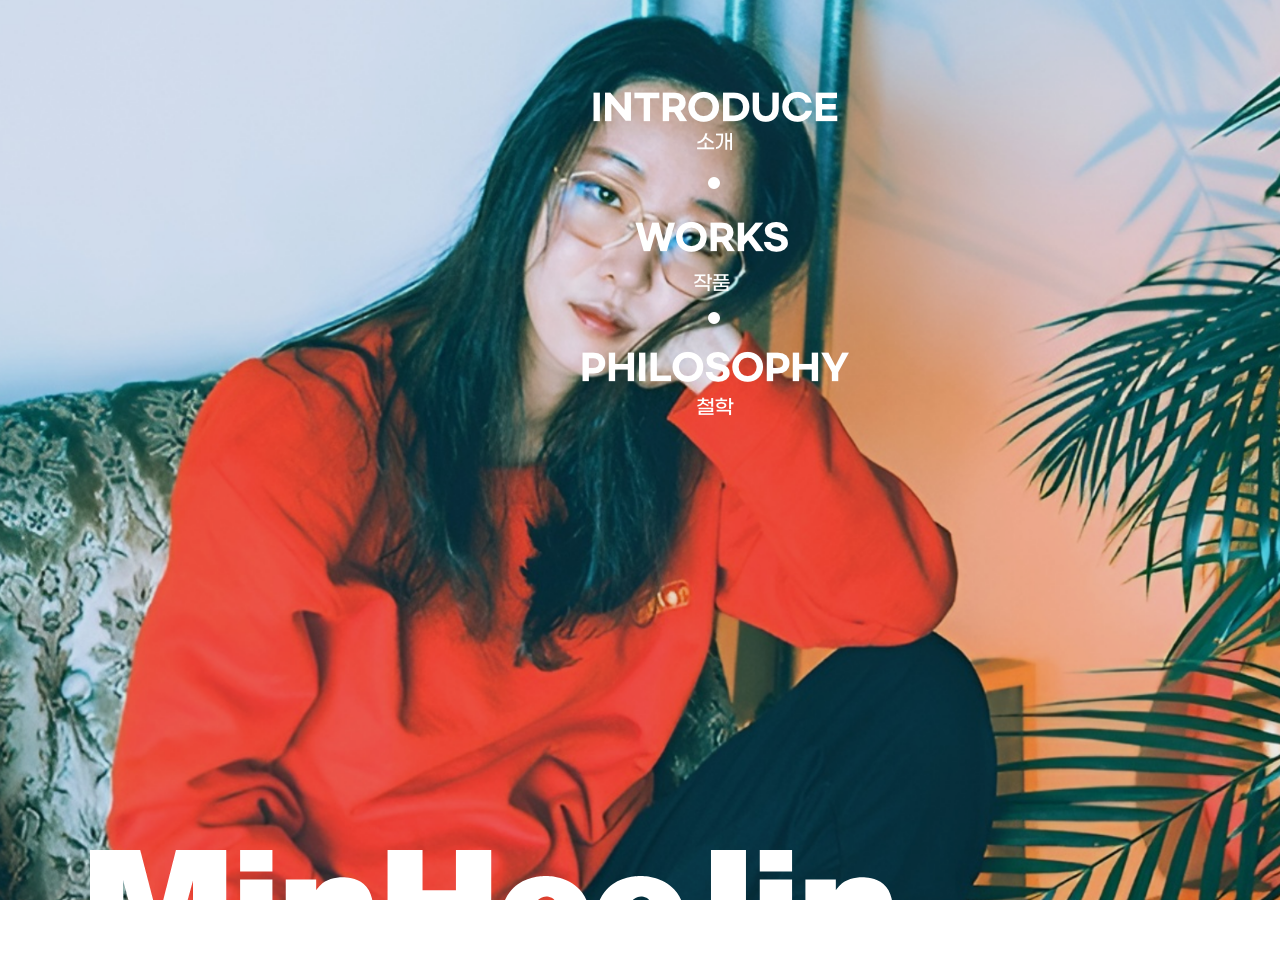
<file: index.html>
<!DOCTYPE html>
<html lang="ko">
<head>
    <meta charset="UTF-8">
    <meta http-equiv="X-UA-Compatible" content="IE=edge">
    <meta name="viewport" content="width=device-width, initial-scale=1.0">
    <title>Desiger : Min Heejin</title>
    <link rel="stylesheet" href="master.css">
</head>
<body>
    <section>
        <div class="wrap1"> </div>
        <div class="wrap2"> 
            <div class="fr_set">
                <div class="fr01"><a href="sub01.html"><img src="img/01_02.png" alt=""></a></div>
                <div class="fr02"><a href="sub02.html"><img src="img/01_04.png" alt=""></a></div>
                <div class="fr03"><a href="sub03.html"><img src="img/01_06.png" alt=""></a></div>
                <div class="fr04"><img src="img/01_07.png" alt=""></div>
                <div class="fr05"><img src="img/01_03.png" alt=""></div>
                <div class="fr06"><img src="img/01_05.png" alt=""></div>
            </div>
        </div>
    </section>
</body>
</html>
</file>
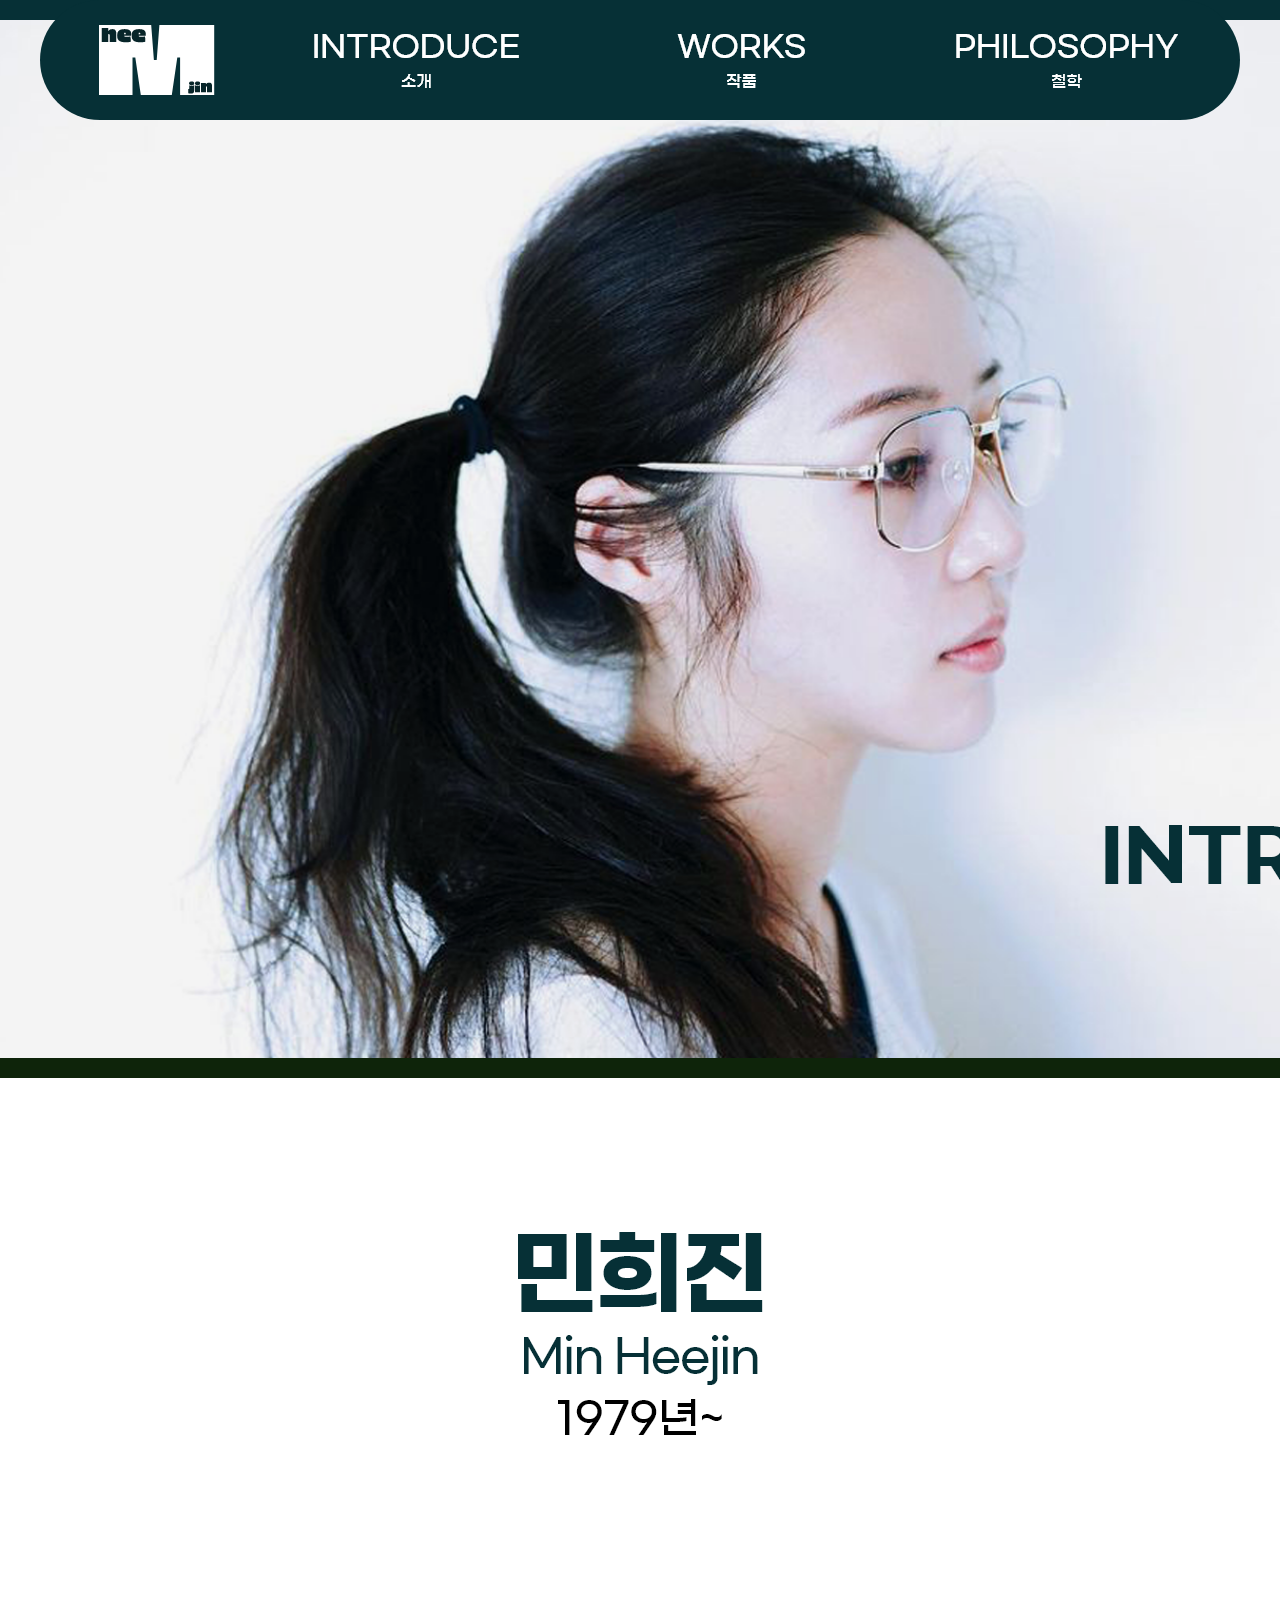
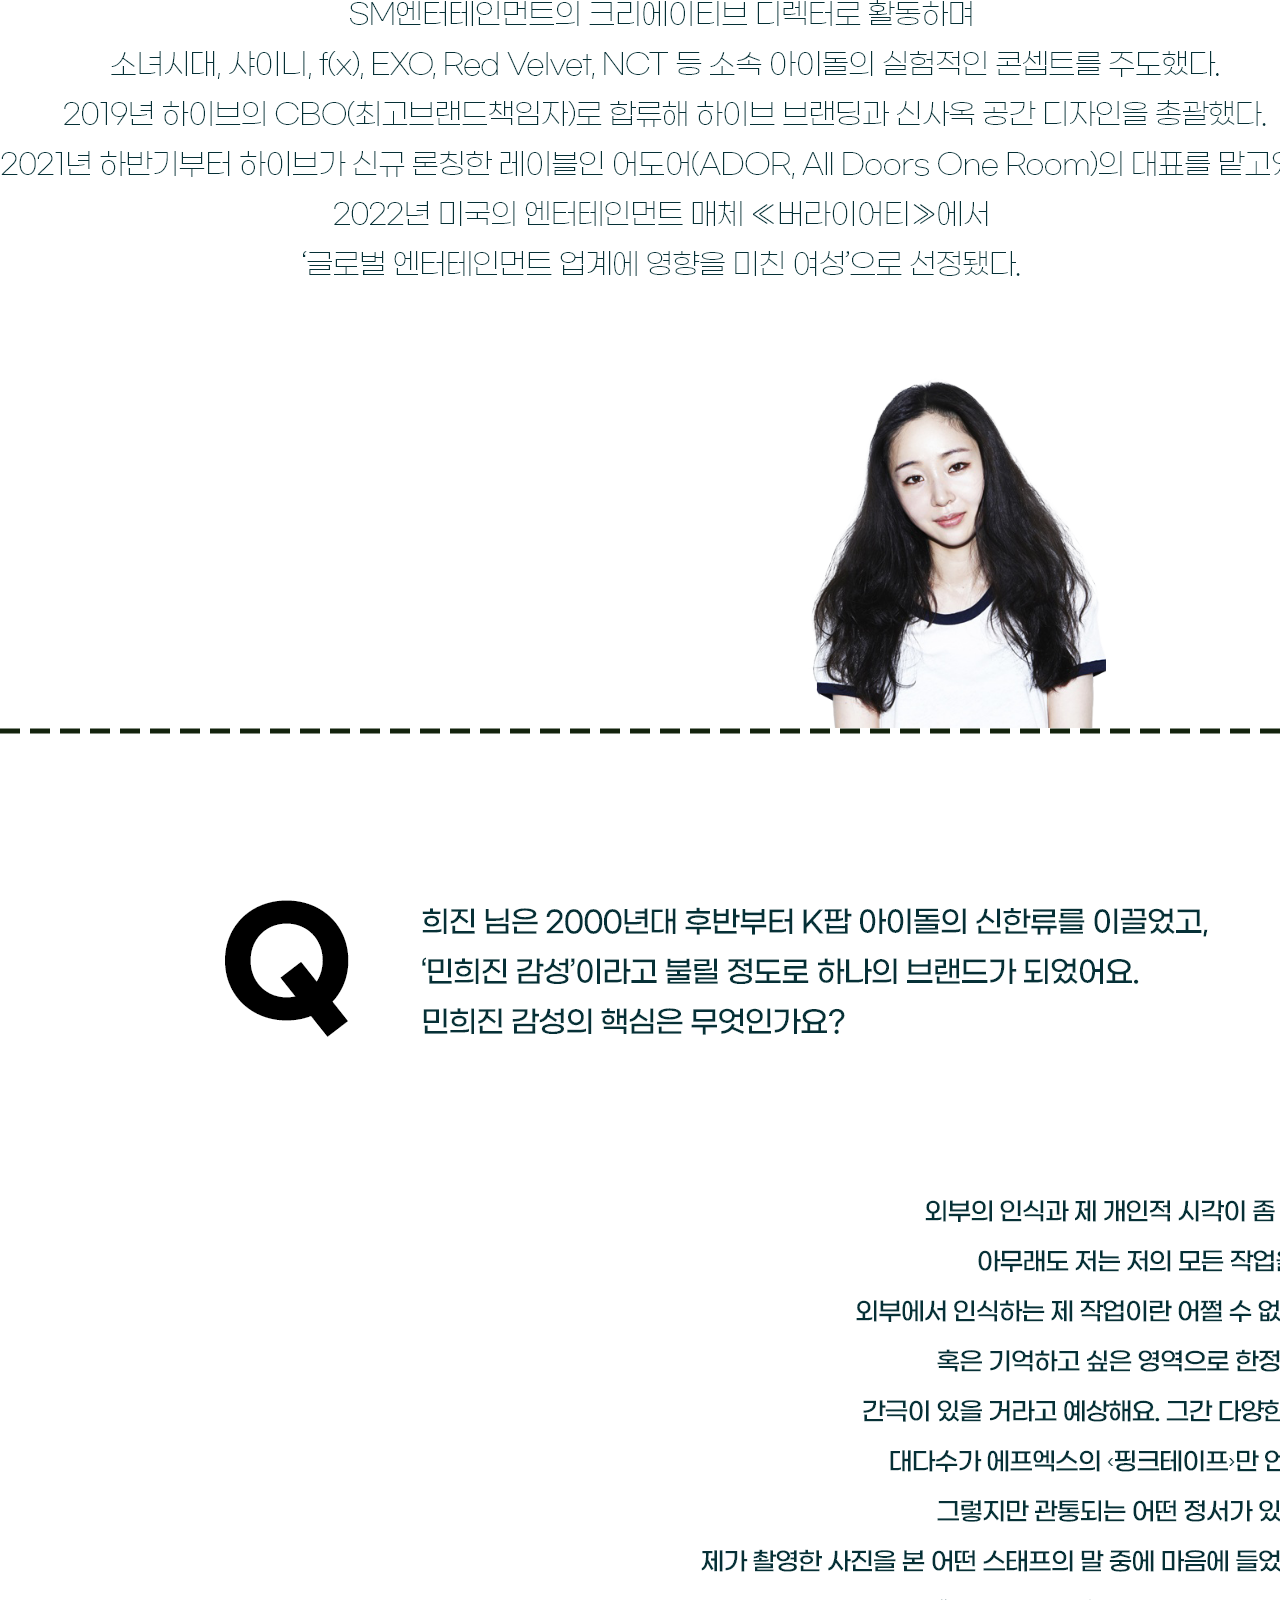
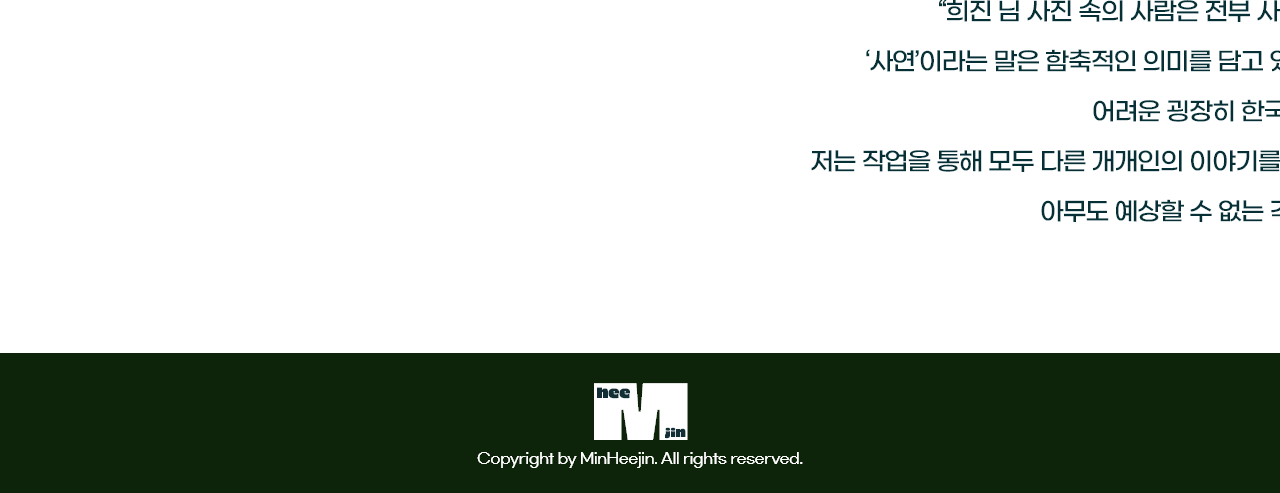
<file: sub01.html>
<!DOCTYPE html>
<html lang="ko">
    <head>
        <meta charset="UTF-8">
        <meta http-equiv="X-UA-Compatible" content="IE=edge">
        <meta name="viewport" content="width=device-width, initial-scale=1.0">
        <title>Desiger : Min Heejin</title>
        <link rel="stylesheet" href="master.css">
</head>

</body>
     <section>
        <div class="s_b00 s_b01">
         <nav>
            <ul>
               <li class="bt01"><a href="index.html"><img src="img/m00.png" alt=""></a></li>
               <li class="bt02"><a href="sub01.html"><img src="img/m01.png" alt=""></a></li>
               <li class="bt03"><a href="sub02.html"><img src="img/m02.png" alt=""></a></li>
               <li class="bt04"><a href="sub03.html"><img src="img/m03.png" alt=""></a></li>
            </ul>
         </nav>
         <div class="s_b00 s_b01_01"><img src="img/s01_02.png" alt=""></div>
        </div>
        <div class="s_b00 s_b02">
            <div class="s_b02_01"><img src="img/s01_03.png" alt=""></div>
            <div class="s_b02_02"><img src="img/s01_04.png" alt=""></div>
            <div class="s_b02_03"><img src="img/s01_05.png" alt=""></div>
        </div>
        <div class="s_b00 s_b03">
            <div class="s_b03_01">
               <img src="img/s01_06.png" alt="">
            </div>
            <div class="s_b03_02">
               <img src="img/s01_07.png" alt="">
            </div>
        </div>
     </section>
     <footer>
        <div class="s_ft">
         <img src="img/ft.png" alt="">
        </div>
     </footer>
</body>
</html>
</file>
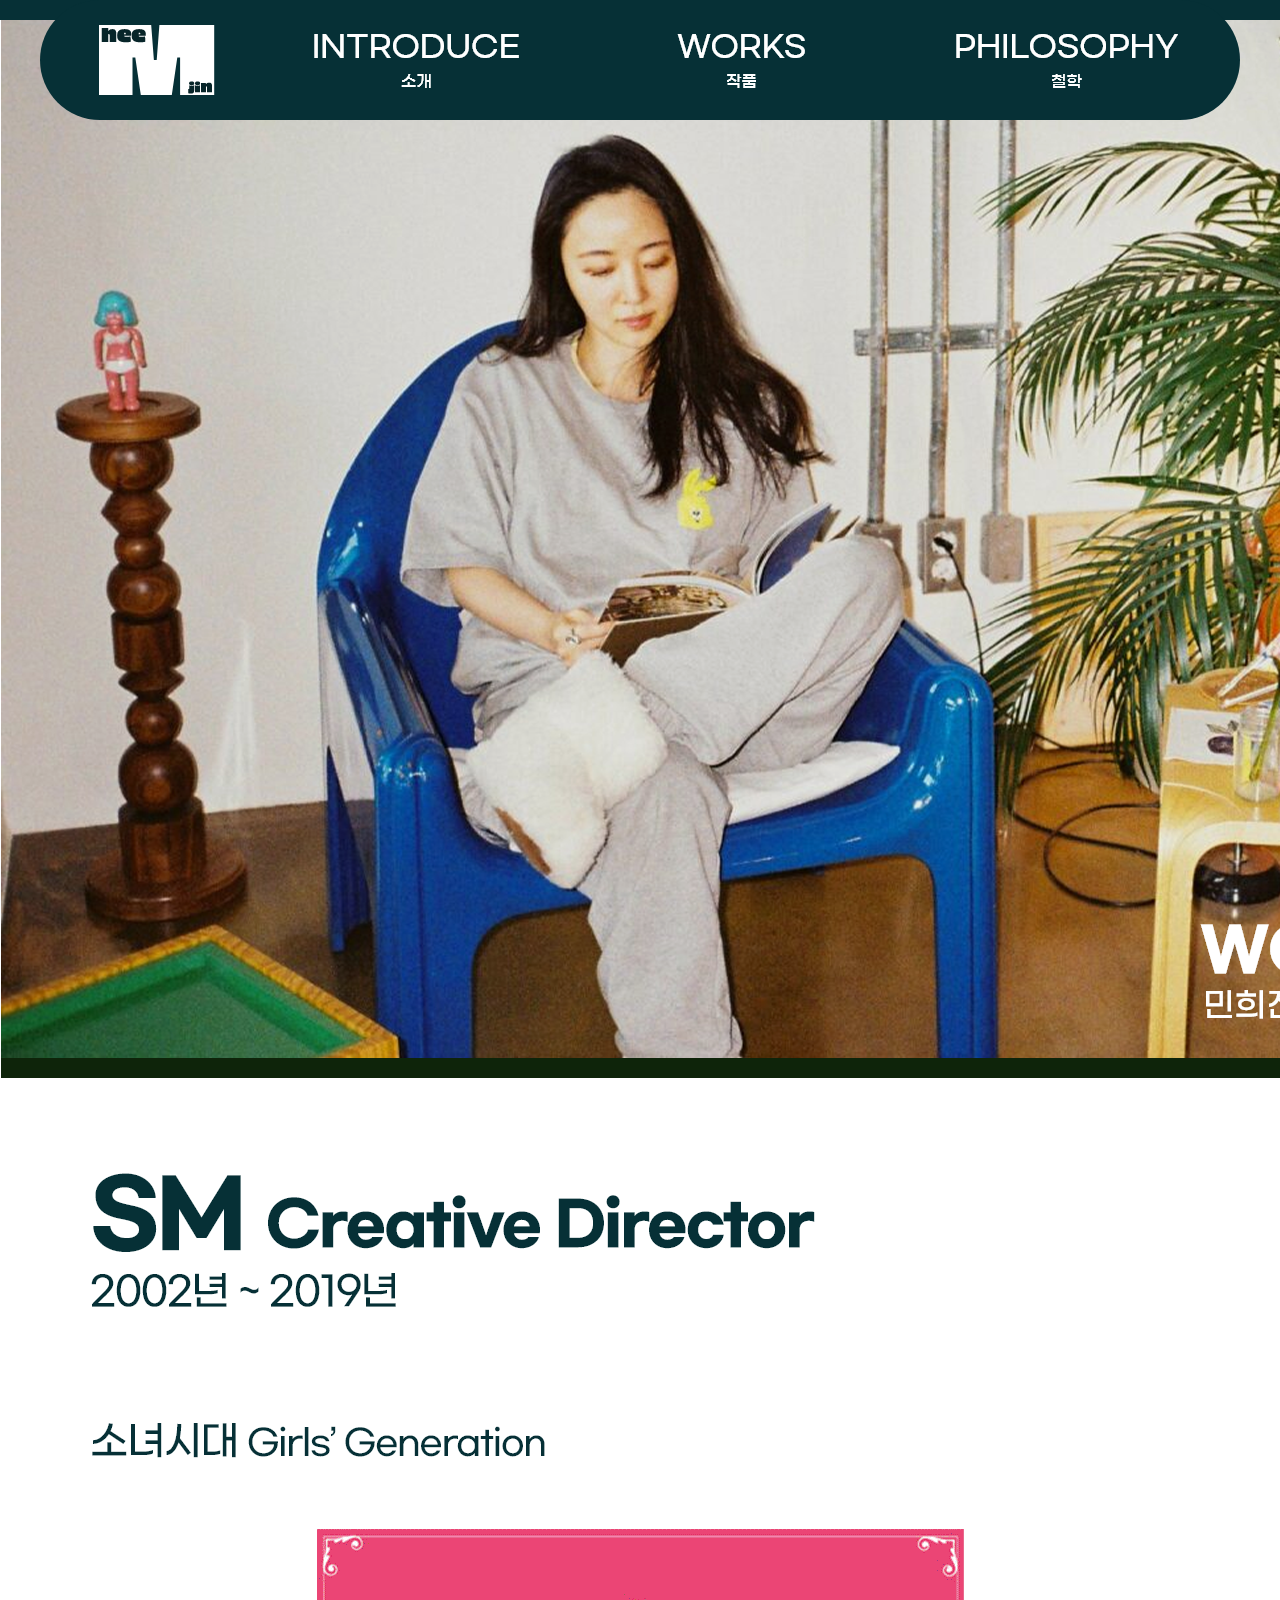
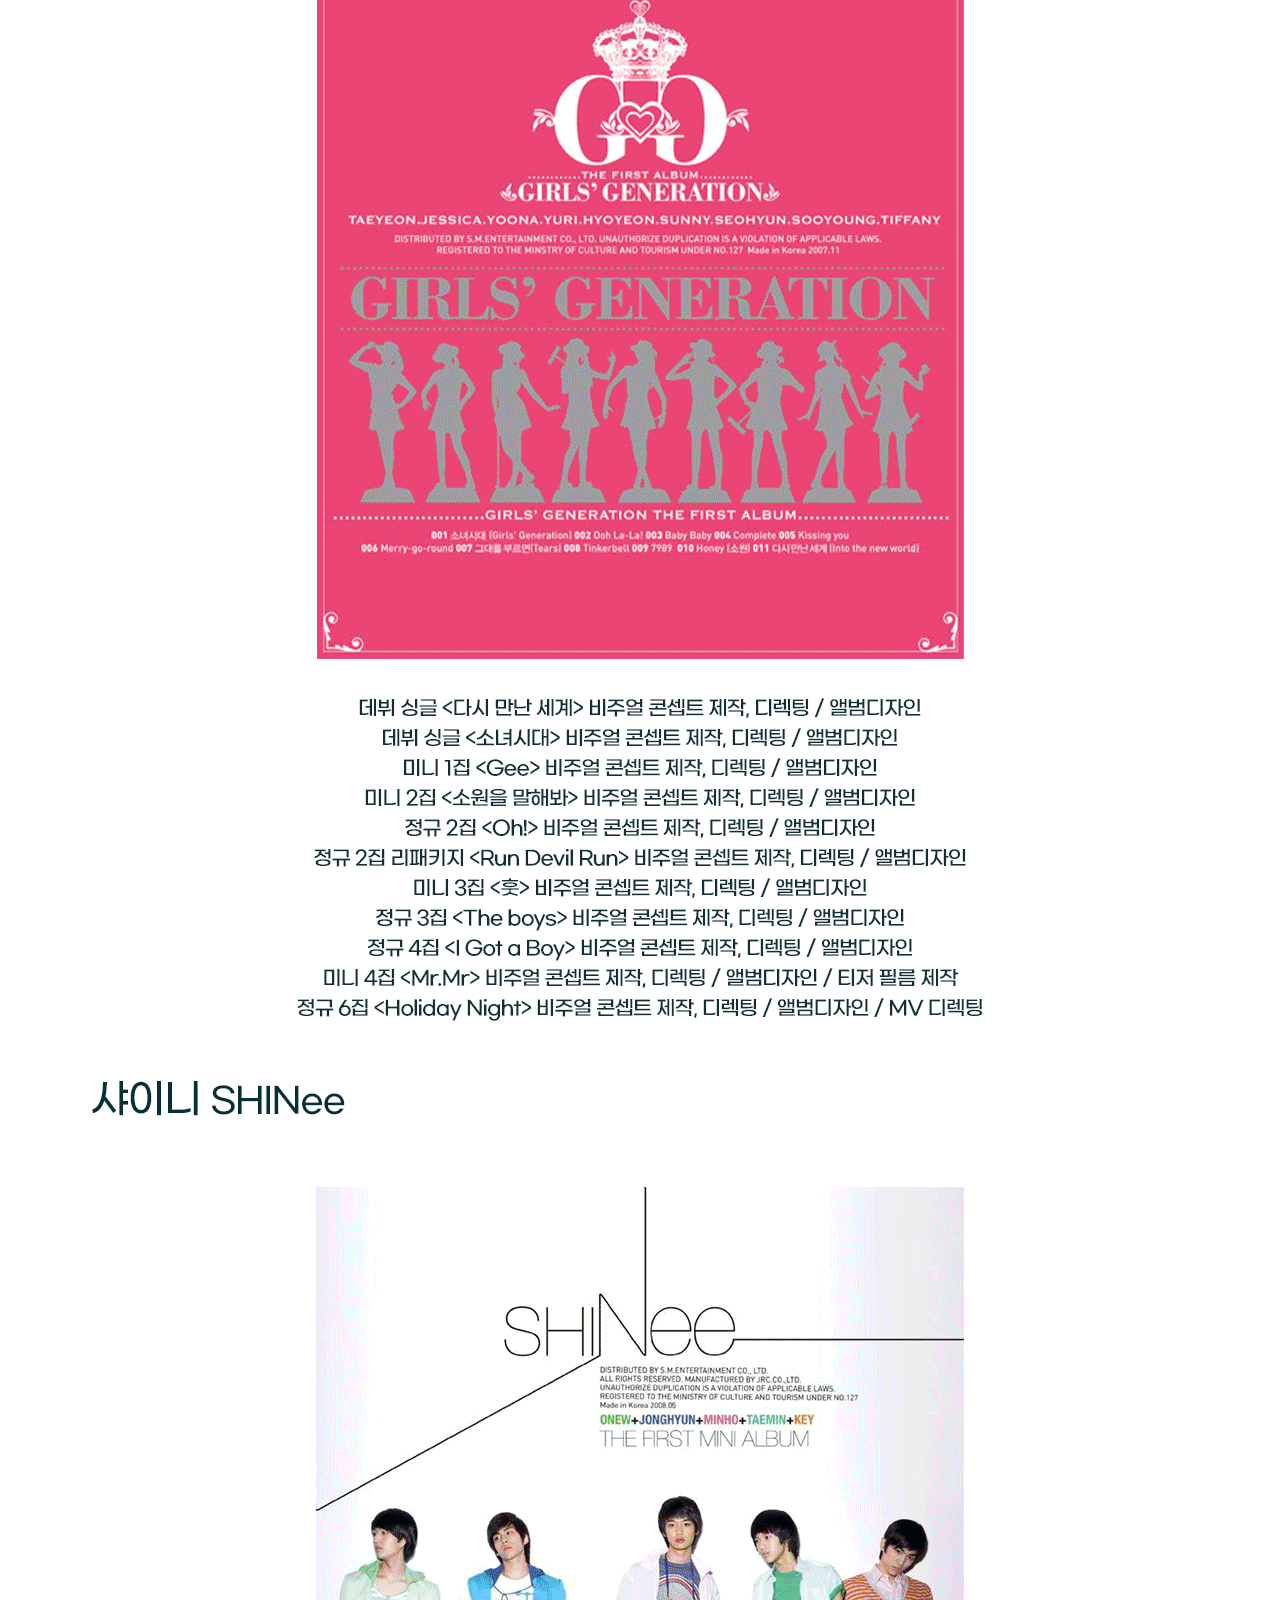
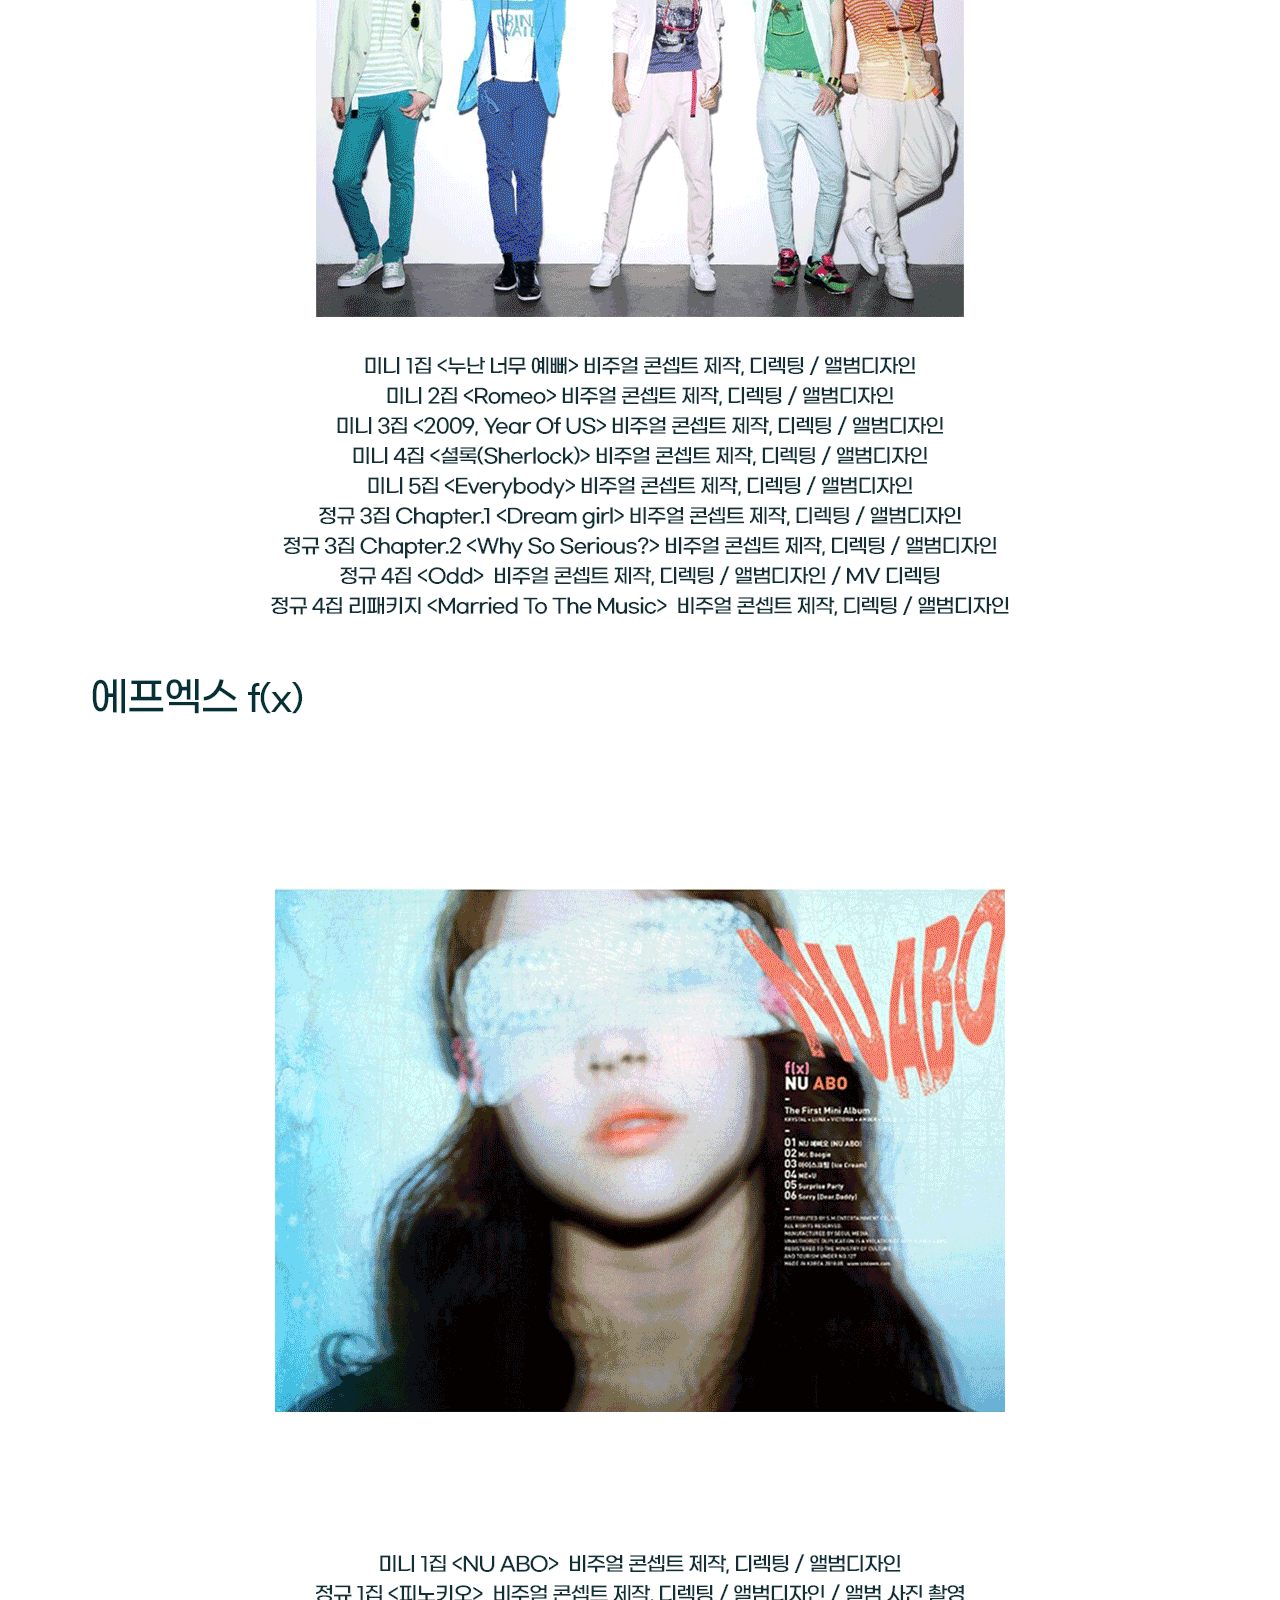
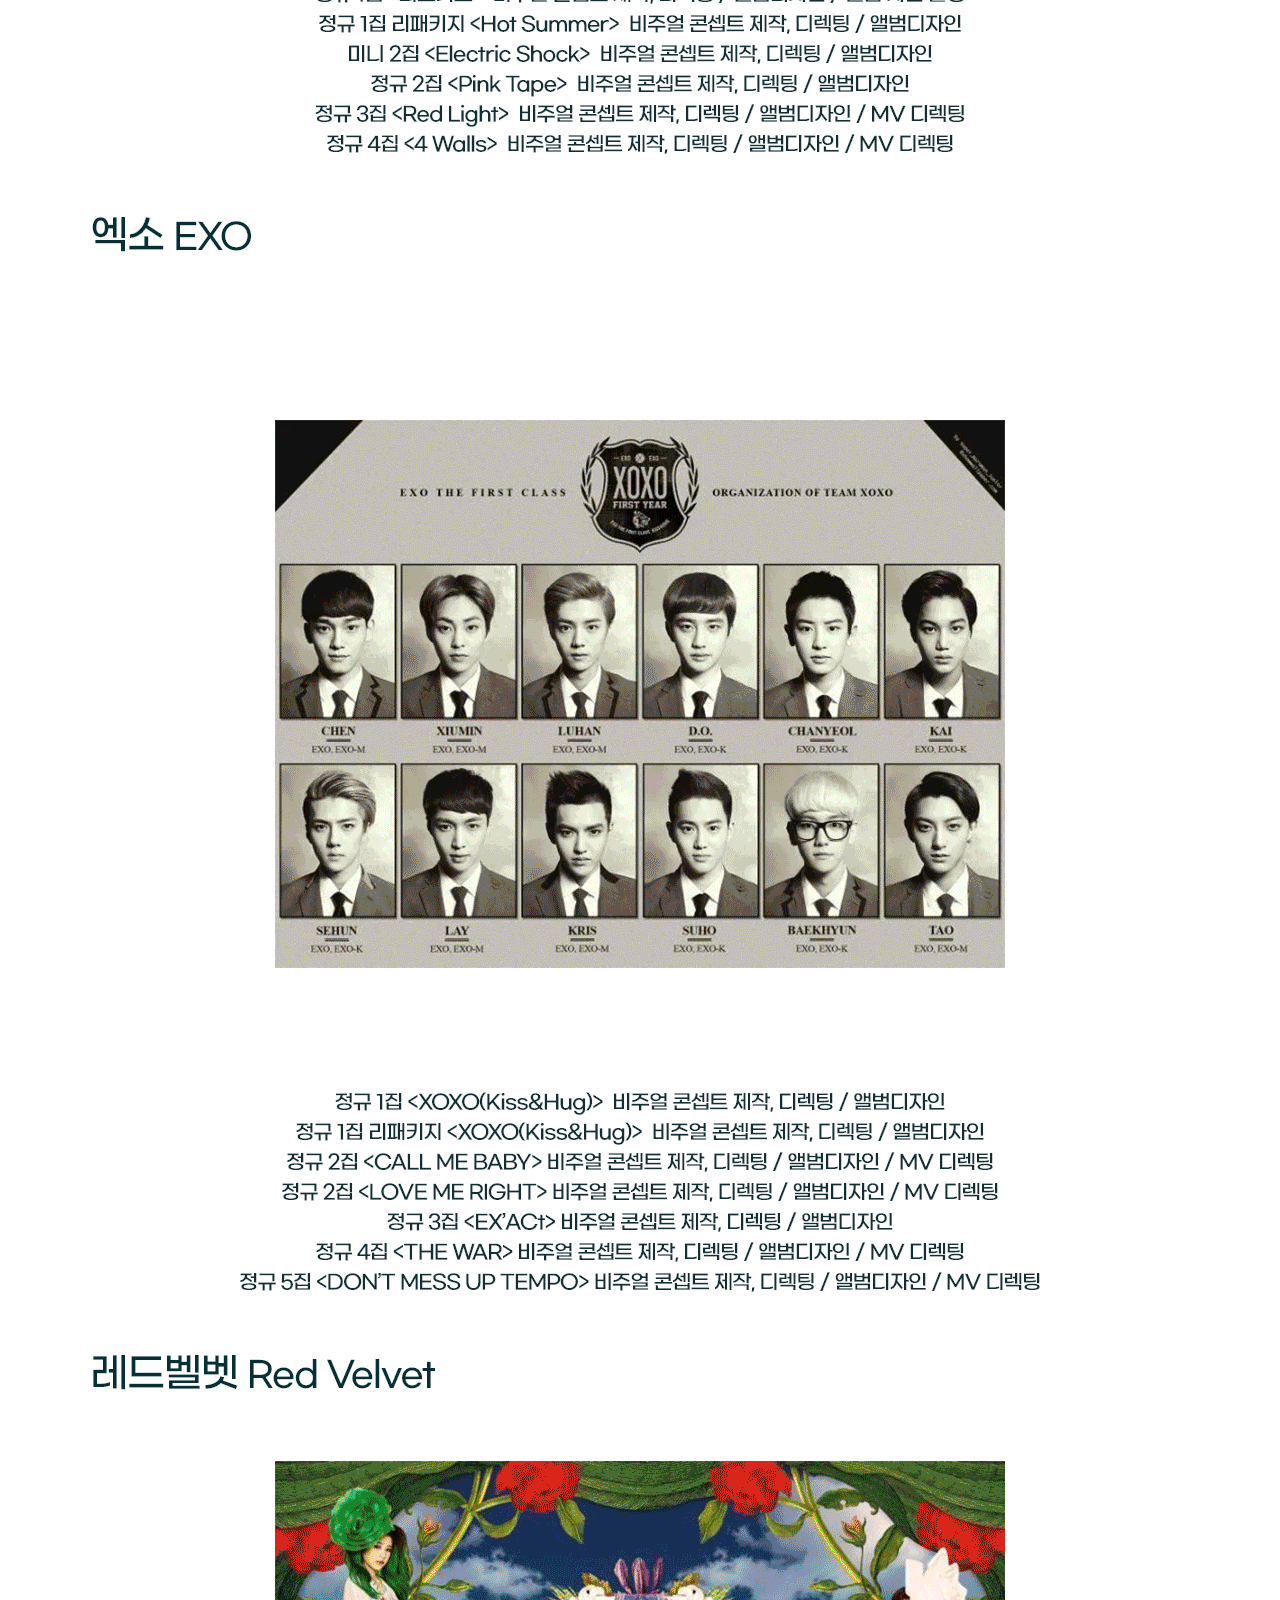
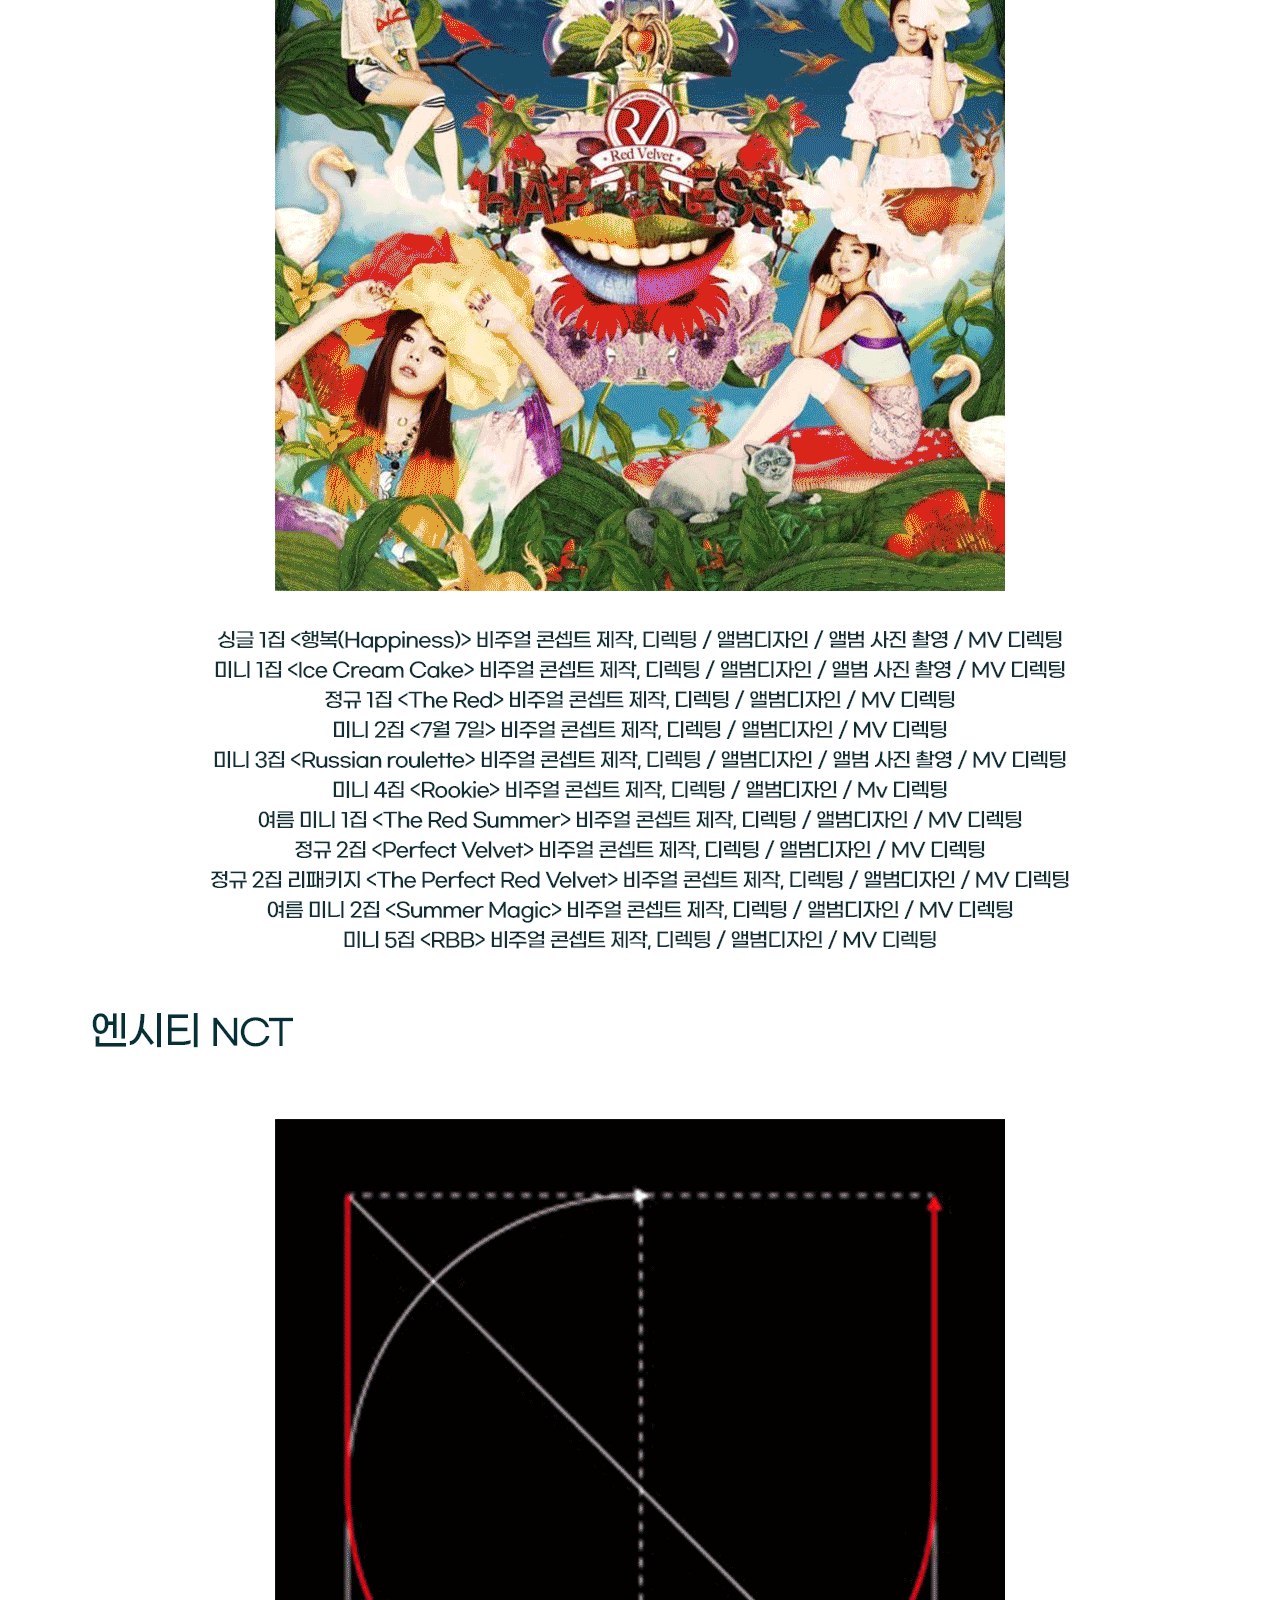
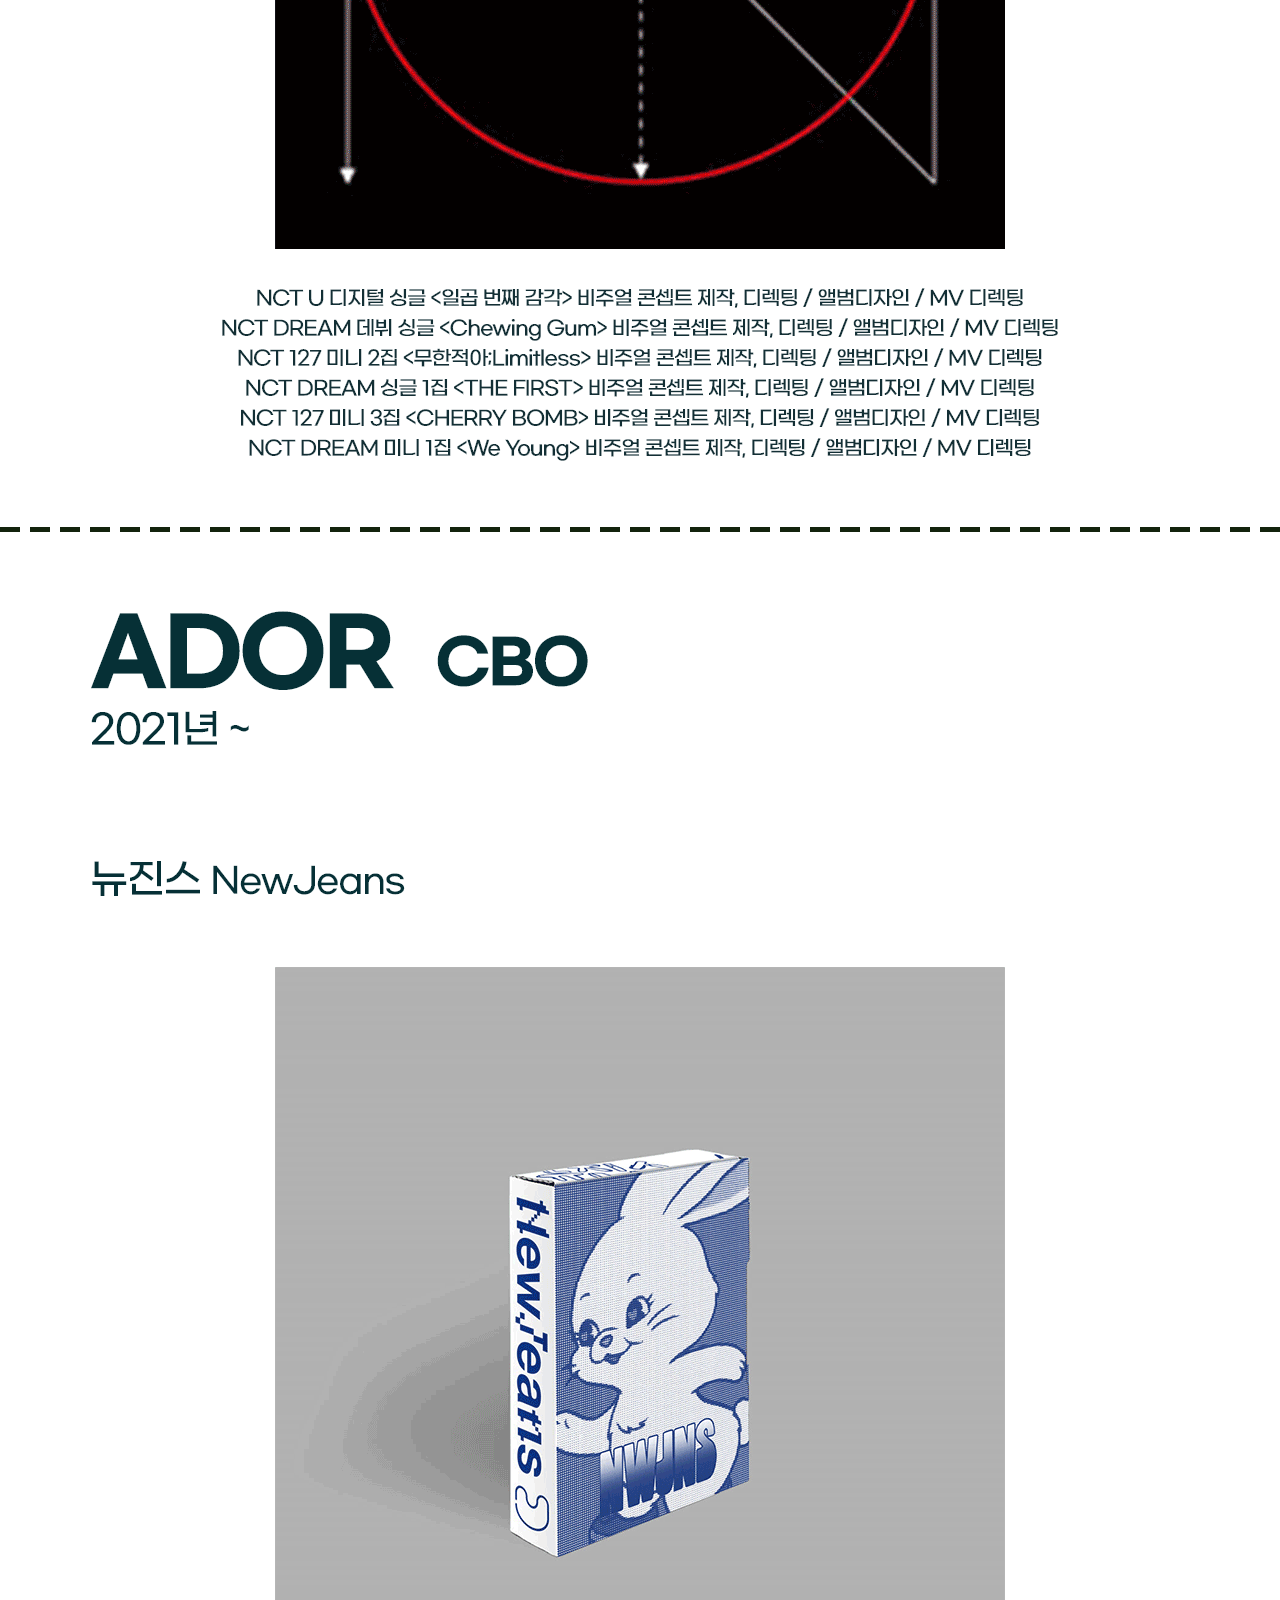
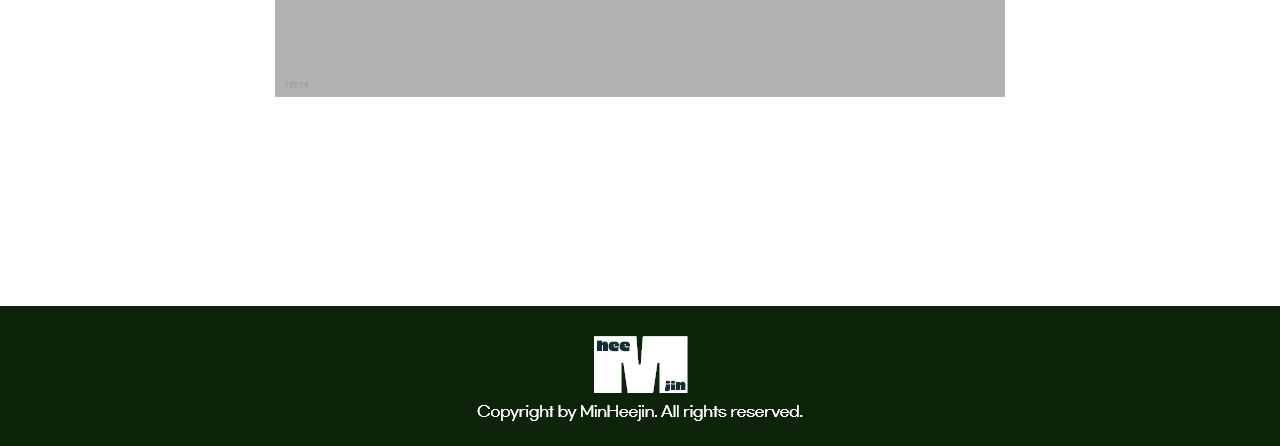
<file: sub02.html>
<!DOCTYPE html>
<html lang="ko">
    <head>
        <meta charset="UTF-8">
        <meta http-equiv="X-UA-Compatible" content="IE=edge">
        <meta name="viewport" content="width=device-width, initial-scale=1.0">
        <title>Desiger : Min Heejin</title>
        <link rel="stylesheet" href="master.css">
</head>

</body>
     <section>
        <div class="s2_b00 s2_b01">
         <nav>
            <ul>
               <li class="bt01"><a href="index.html"><img src="img/m00.png" alt=""></a></li>
               <li class="bt02"><a href="sub01.html"><img src="img/m01.png" alt=""></a></li>
               <li class="bt03"><a href="sub02.html"><img src="img/m02.png" alt=""></a></li>
               <li class="bt04"><a href="sub03.html"><img src="img/m03.png" alt=""></a></li>
            </ul>
         </nav>
         <div class="s2_b00 s2_b01_01"><img src="img/s02_02.png" alt=""></div>
        </div>
        <div class="s2_b00 s2_b02">
         <div class="s2_b02_01"><img src="img/s02_03.png" alt=""></div>
         <div class="s2_b02_02"><img src="img/s02_04.png" alt=""></div>
         <div class="s2_b03 s2_b04 s2_b02_03"><img src="img/s02_04_01.gif" alt=""></div>
         <div class="s2_b03 s2_b05 s2_b02_04"><img src="img/s02_05.png" alt=""></div>
         <div class="s2_b02_05"><img src="img/s02_06.png" alt=""></div>
         <div class="s2_b03 s2_b04 s2_b02_06"><img src="img/s02_06_01.gif" alt=""></div>
         <div class="s2_b03 s2_b05 s2_b02_07"><img src="img/s02_07.png" alt=""></div>
         <div class="s2_b02_08"><img src="img/s02_08.png" alt=""></div>
         <div class="s2_b03 s2_b04 s2_b02_09"><img src="img/s02_08_01.gif" alt=""></div>
         <div class="s2_b03 s2_b05 s2_b02_10"><img src="img/s02_09.png" alt=""></div>
         <div class="s2_b02_11"><img src="img/s02_10.png" alt=""></div>
         <div class="s2_b03 s2_b04 s2_b02_12"><img src="img/s02_10_01.gif" alt=""></div>
         <div class="s2_b03 s2_b05 s2_b02_13"><img src="img/s02_11.png" alt=""></div>
         <div class="s2_b02_14"><img src="img/s02_12.png" alt=""></div>
         <div class="s2_b03 s2_b04 s2_b02_15"><img src="img/s02_12_01.gif" alt=""></div>
         <div class="s2_b03 s2_b05 s2_b02_16"><img src="img/s02_13.png" alt=""></div>
         <div class="s2_b02_17"><img src="img/s02_14.png" alt=""></div>
         <div class="s2_b03 s2_b04 s2_b02_18"><img src="img/s02_14_01.gif" alt=""></div>
         <div class="s2_b03 s2_b05 s2_b02_19"><img src="img/s02_15.png" alt=""></div>
         </div>
       <div class="s2_b00 s2_b07">
         <div class="s2_b07_01"><img src="img/s02_16.png" alt=""></div>
       </div>
       <div class="s2_b00 s2_b08">
         <div class="s2_b08_01"><img src="img/s02_17.png" alt=""></div>
         <div class="s2_b08_02"><img src="img/s02_17_01.gif" alt=""></div>
       </div>
     </section>
     <footer>
        <div class="s_ft">
         <img src="img/ft.png" alt="">
        </div>
     </footer>
</body>
</html>
</file>
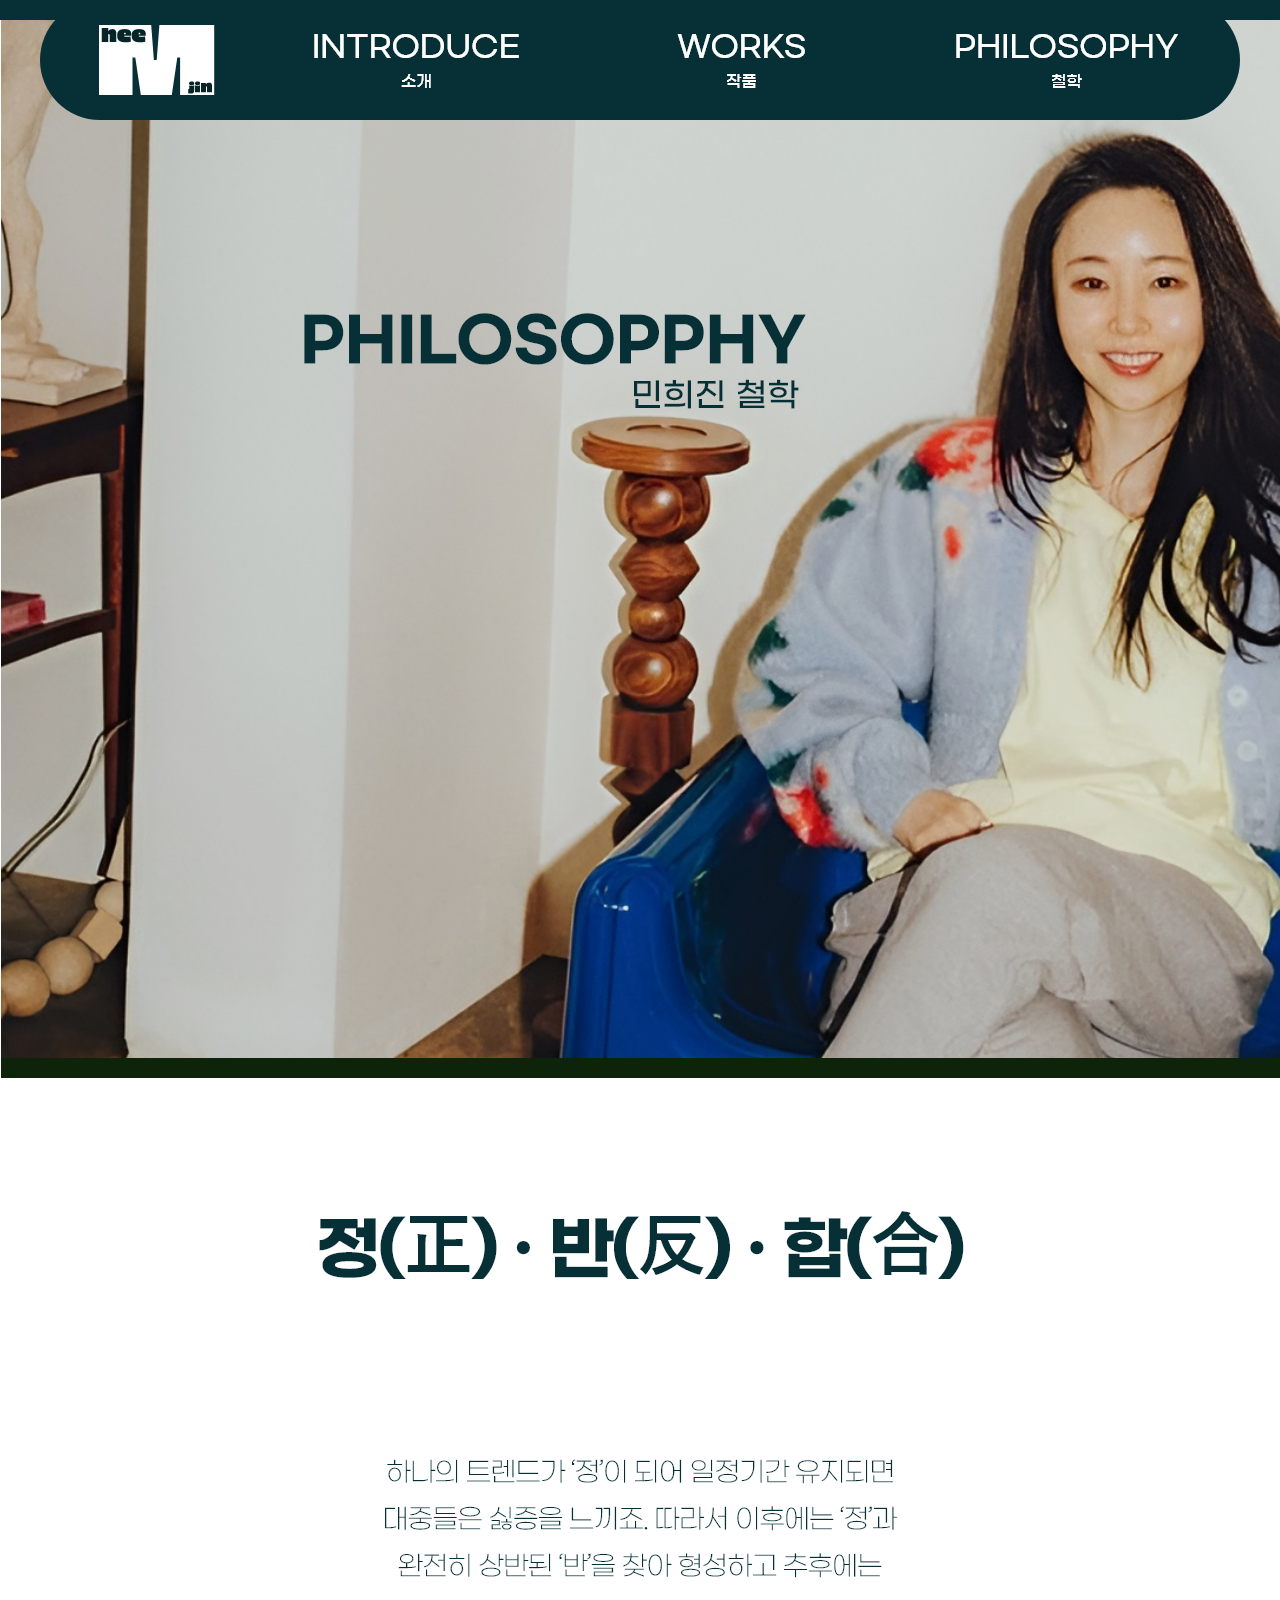
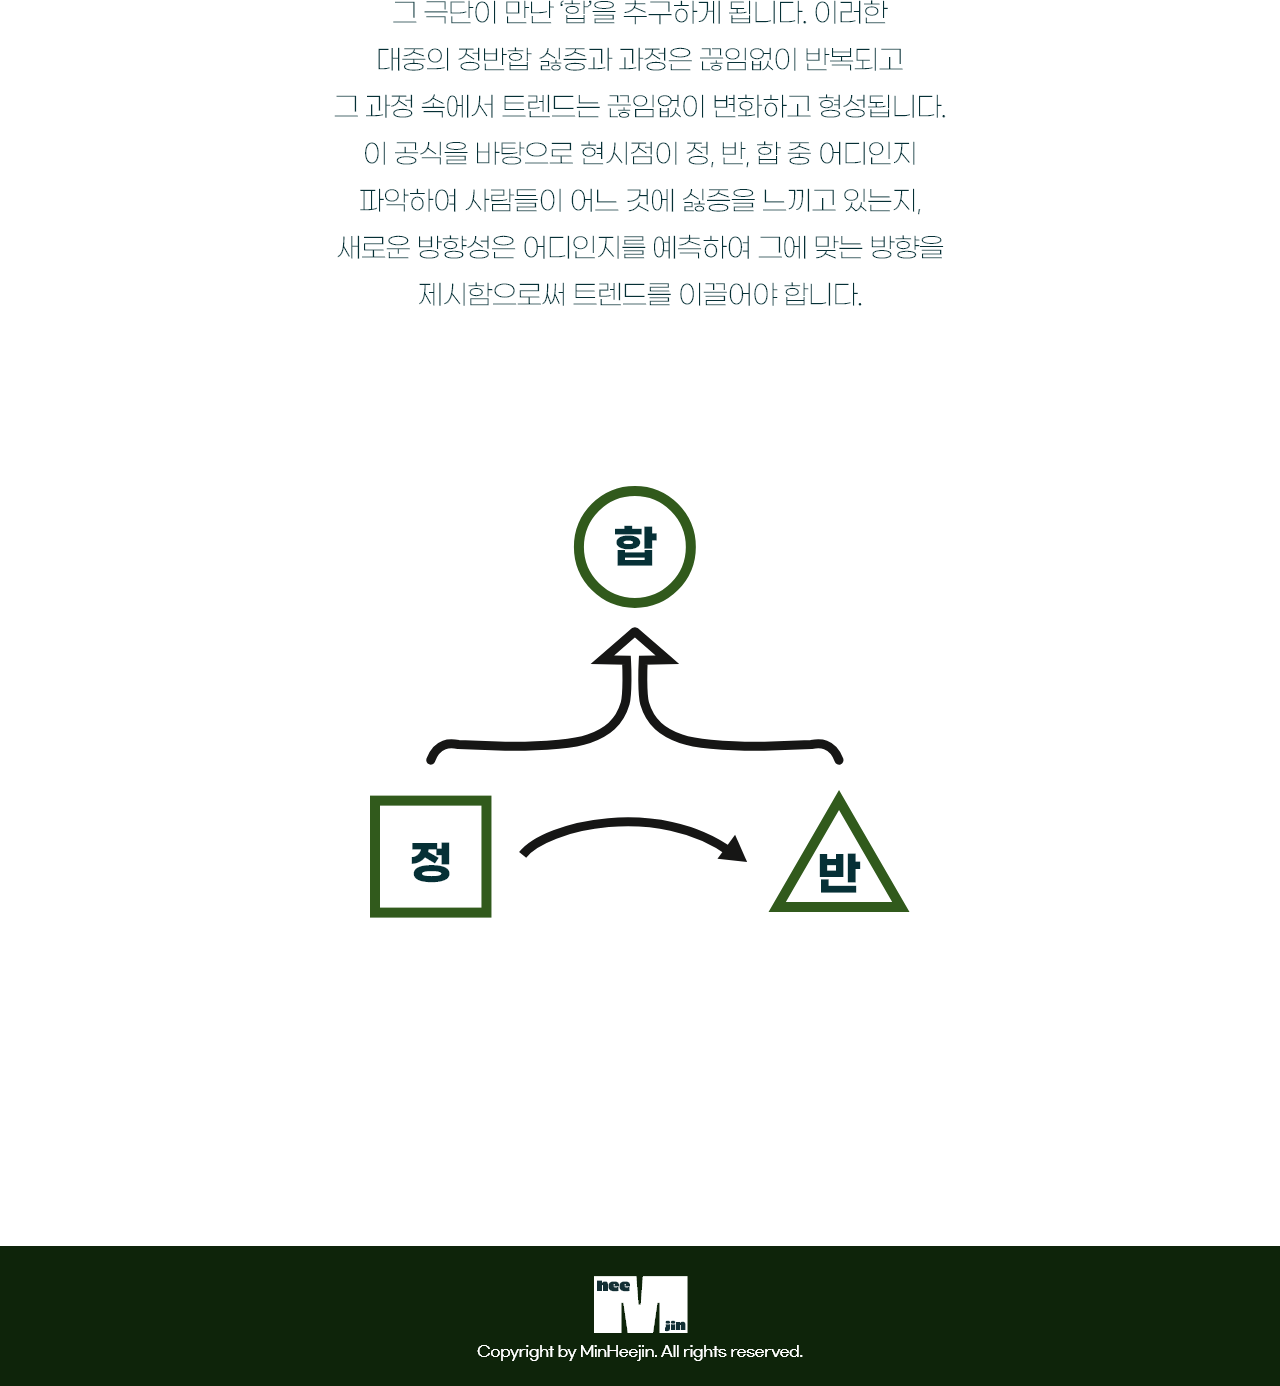
<file: sub03.html>
<!DOCTYPE html>
<html lang="ko">
    <head>
        <meta charset="UTF-8">
        <meta http-equiv="X-UA-Compatible" content="IE=edge">
        <meta name="viewport" content="width=device-width, initial-scale=1.0">
        <title>Desiger : Min Heejin</title>
        <link rel="stylesheet" href="master.css">
</head>

</body>
     <section>
        <div class="s_b00 s3_b01">
         <nav>
            <ul>
               <li class="bt01"><a href="index.html"><img src="img/m00.png" alt=""></a></li>
               <li class="bt02"><a href="sub01.html"><img src="img/m01.png" alt=""></a></li>
               <li class="bt03"><a href="sub02.html"><img src="img/m02.png" alt=""></a></li>
               <li class="bt04"><a href="sub03.html"><img src="img/m03.png" alt=""></a></li>
            </ul>
         </nav>
         <div class="s3_b00 s3_b01_01"><img src="img/s03_02.png" alt=""></div>
        </div>
        <div class="s3_b00 s3_b02">
            <div class="s3_b02_01"><img src="img/s03_03.png" alt=""></div>
            <div class="s3_b02_02"><img src="img/s03_04.png" alt=""></div>
            <div class="s3_b02_03"><img src="img/s03_05.png" alt=""></div>
        </div>
     </section>
     <footer>
        <div class="s_ft">
         <img src="img/ft.png" alt="">
        </div>
     </footer>
</body>
</html>
</file>
<file: master.css>
*{
    margin: 0;
    padding: 0;
    text-decoration: none;
    list-style-type: none;
}
.wrap1{
    width: 100%;
    height: 100vh;
    background-image: url(img/01_01.png);
    background-position: center;
    background-size: cover;
}
.wrap2{
    width: 100%;
    height: 100vh;
    top: 0;
    position: absolute;
}
.fr_set{
    width: 1100px;
    height: 100vh;
    margin: 0 auto;
}
.fr01{
    position: absolute;
    top: 90px;
    right: 440px;
}
.fr02{
    position: absolute;
    top: 220px;
    right: 490px;
} 
.fr03{
    position: absolute;
    top: 350px;
    right: 430px;
}
.fr04{
    position: absolute;
    top: 850px;
}
.fr05{
    position: absolute;
    top: 175px;
    right: 560px;
}
.fr06{
    position: absolute;
    top: 310px;
    right: 560px;
}

/*--네비게이션--*/
nav{width: 100%;height: 120px;padding-top: 0;}
ul{
    width: 1200px;
    height: 120px;
    margin: 0 auto;
    display: flex;
    justify-content: space-between;
    background-color: #063036;
    border-radius: 60px;
}
li{}
.bt01{padding-left: 59px; padding-top: 25px;}
.bt02{}
.bt03{}
.bt04{padding-right: 50px;}

/*--sub01--*/
.s_b00{width: 100%;}

.s_b01{height: 1078px; background-image: url(img/s01_01.png);}

.s_b01_01{
    padding-top: 700px;
    margin-left: 1100px;
    width: 511px !important;
}

.s_b02{height:1275px;}
.s_b02_01{
    text-align: center;
    padding-top: 150px;
}
.s_b02_02{
    text-align: center;
    padding-top: 150px;
}
.s_b02_03{
    padding-top: 80px;
}

.s_b03{height: 1200px;}
.s_b03_01{
    width: 1110px;
    height: 165px;
    padding-top: 140px;
    margin-left: 220px;
}
.s_b03_02{
    width: 1100px;
    height: 735px;
    padding-top: 140px;
    margin-left: 700px;
}

.s_ft{width: 100%;height: 140px;background-color: #0E240A;text-align: center;}

/*--sub02--*/

.s2_b00{width: 100%;}

.s2_b01{height: 1078px; background-image: url(img/s02_01.png);}
.s2_b01_01{
    padding-top: 800px;
    margin-left: 1200px;
    width: 511px !important;
}
.s2_b02{width: 1100px;height: 7350px;margin: 0 auto;}
.s2_b02_01{
    margin-left: 0;
    margin-top: 90px;
}
.s2_b02_02{
    margin-top: 100px;
}
.s2_b03{
    text-align: center;
}
.s2_b04{
    margin-top: 58px;
}
.s2_b05{
    margin-top: 35px;
}
.s2_b02_05{margin-top: 54px;}
.s2_b02_08{margin-top: 54px;}
.s2_b02_11{margin-top: 54px;}
.s2_b02_14{margin-top: 54px;}
.s2_b02_17{margin-top: 54px;}
.s2_b08{width: 1100px;height: 1300px;margin: 0 auto;}
.s2_b08_01{
    margin-top: 70px;
}
.s2_b08_02{
    margin-top: 58px;
    text-align: center;
}
/*--sub03--*/

.s3_b00{width: 100%;}
.s3_b01_01{
    padding-top: 190px;
    margin-left: 300px;
    width: 511px !important;
}
.s3_b01{height: 1078px; background-image: url(img/s03_01.png);}
.s3_b02{width: 1100px;height: 1650px;margin: 0 auto;}
.s3_b02_01{margin-top: 118px;text-align: center;}
.s3_b02_02{margin-top: 160px;text-align: center;}
.s3_b02_03{margin-top: 170px;text-align: center;}
</file>
